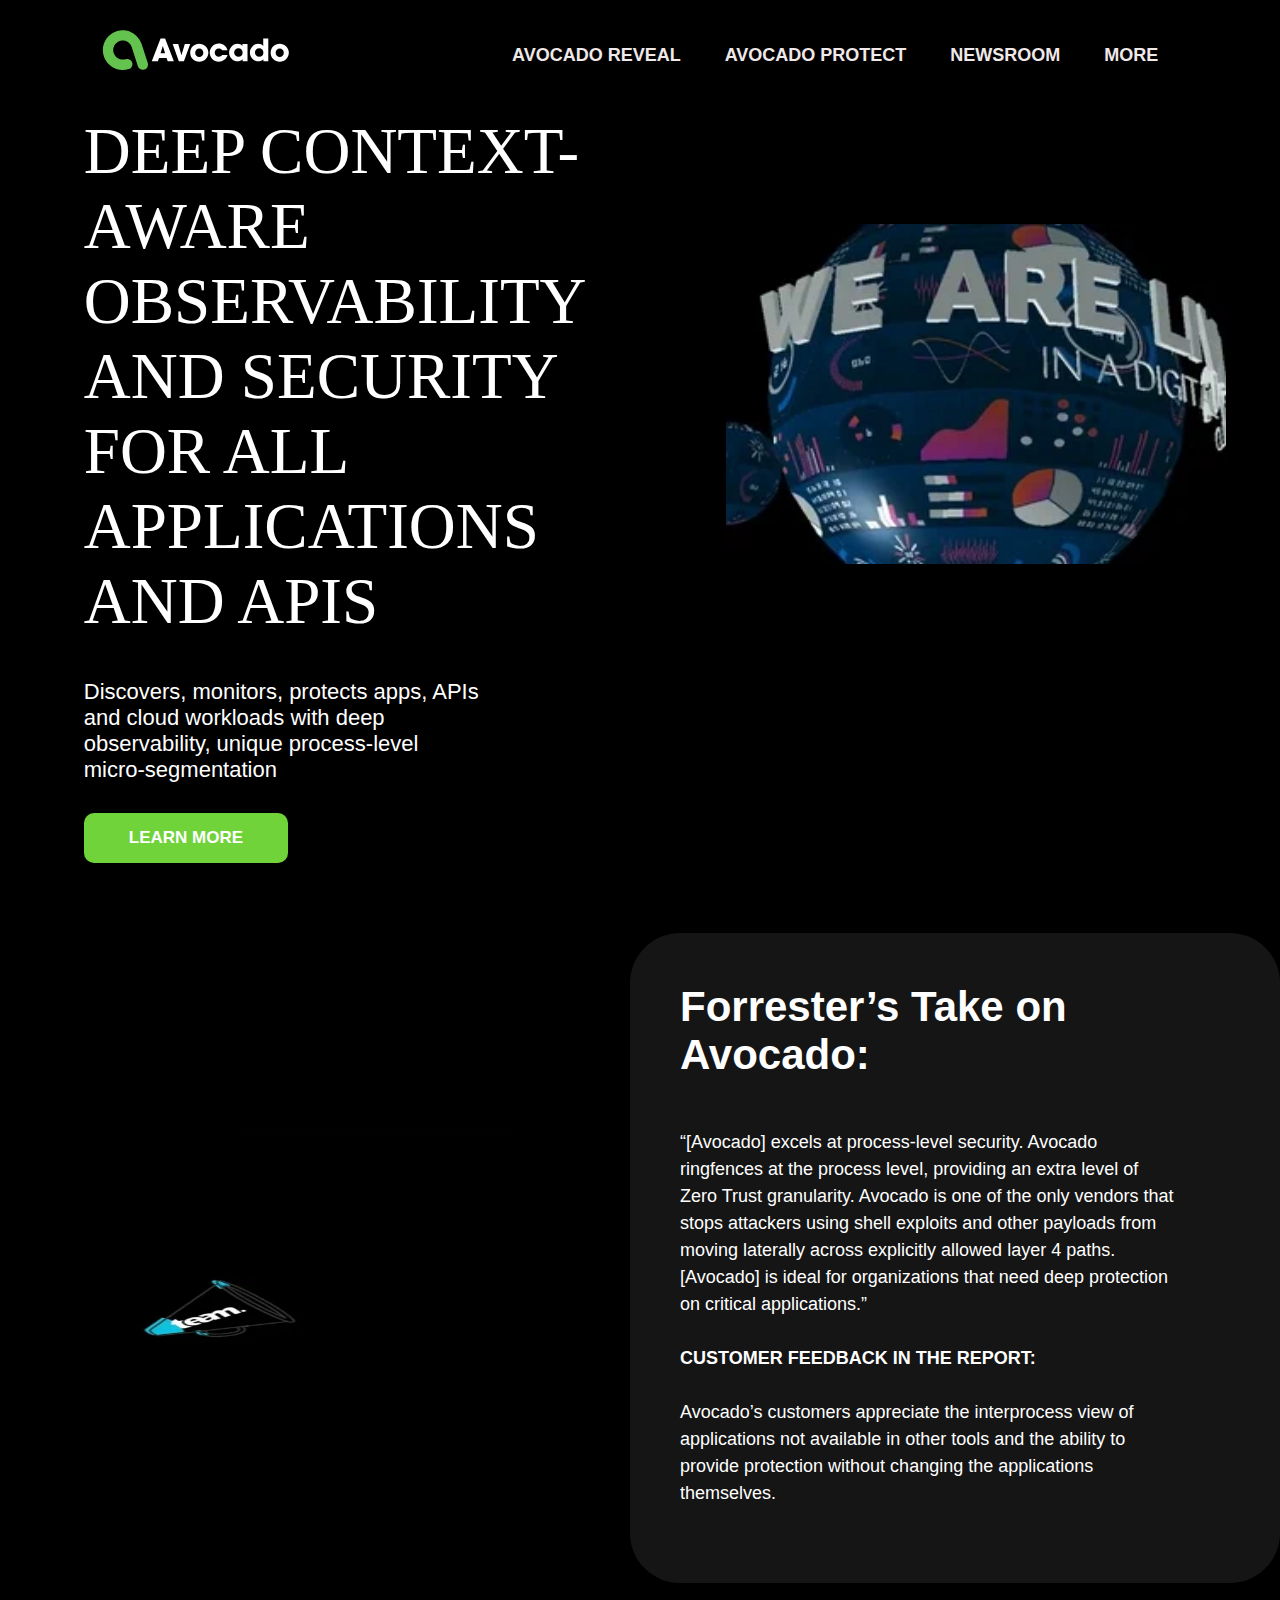
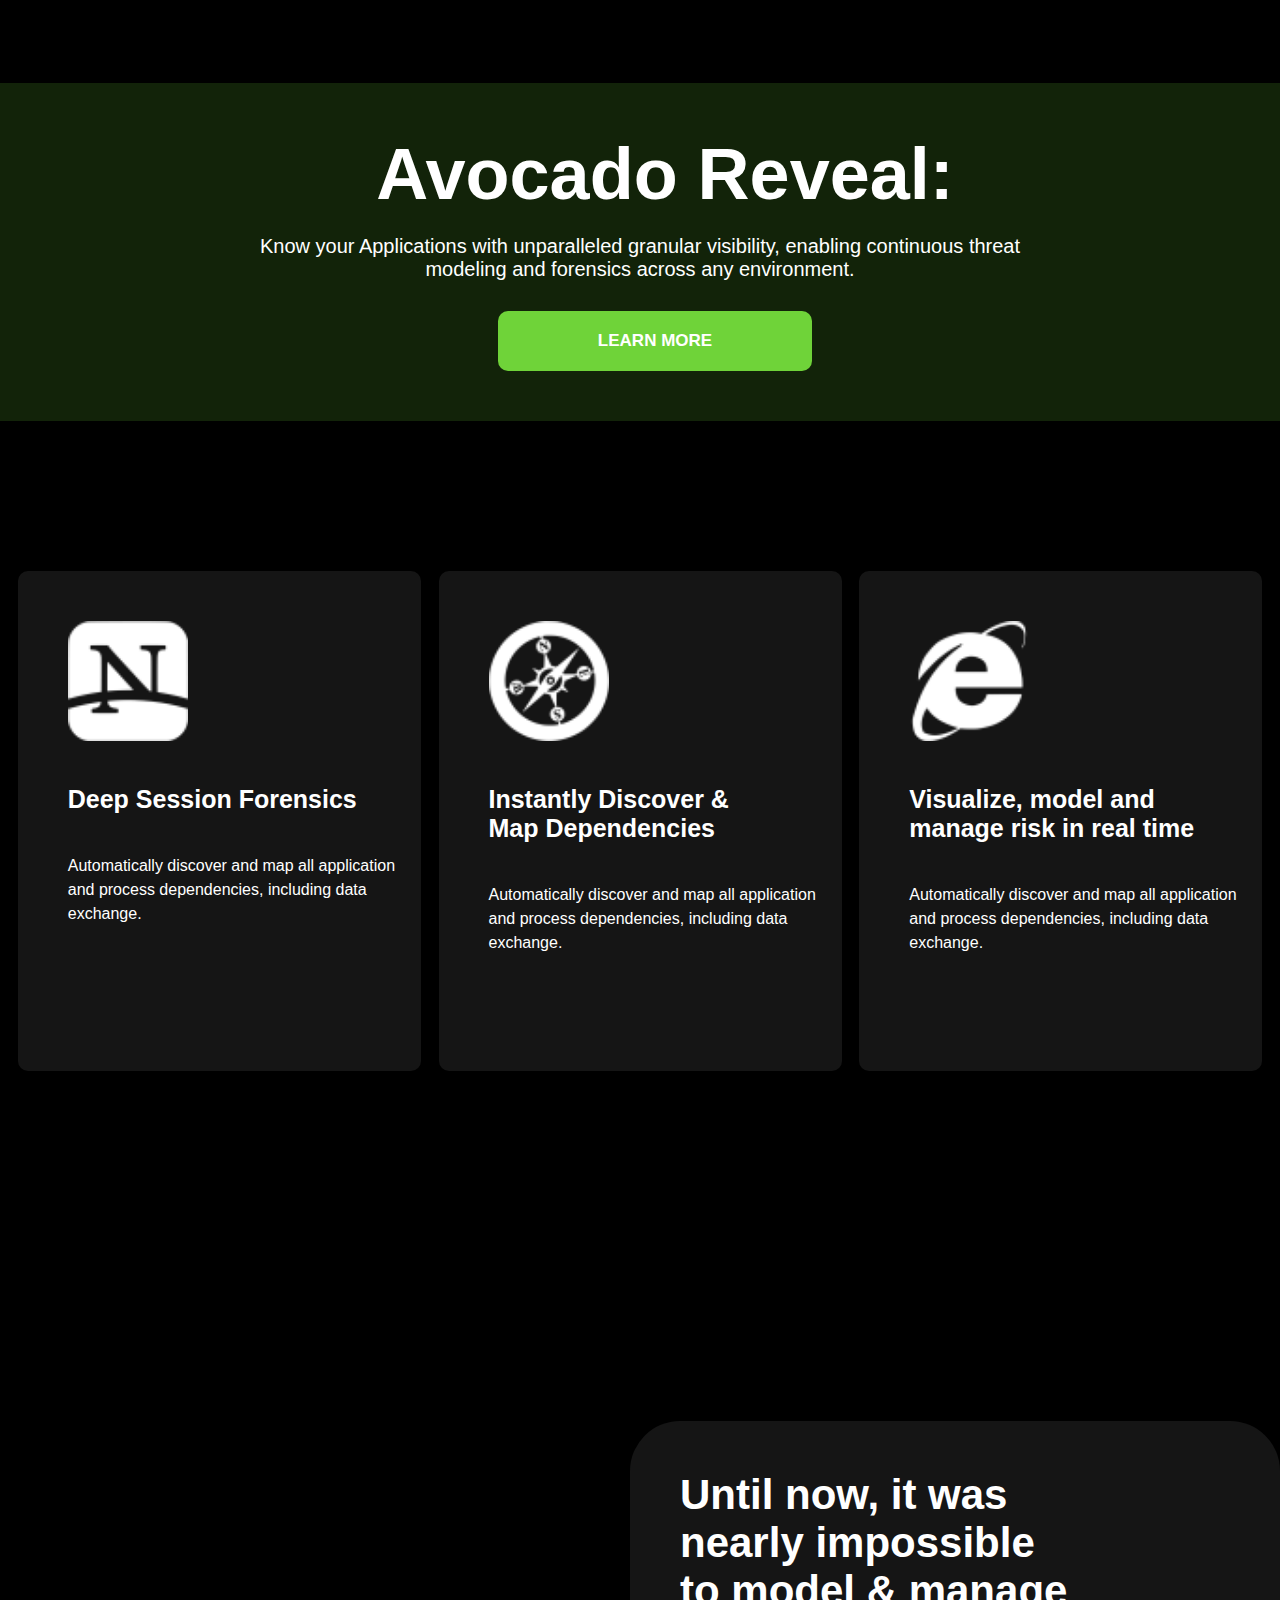
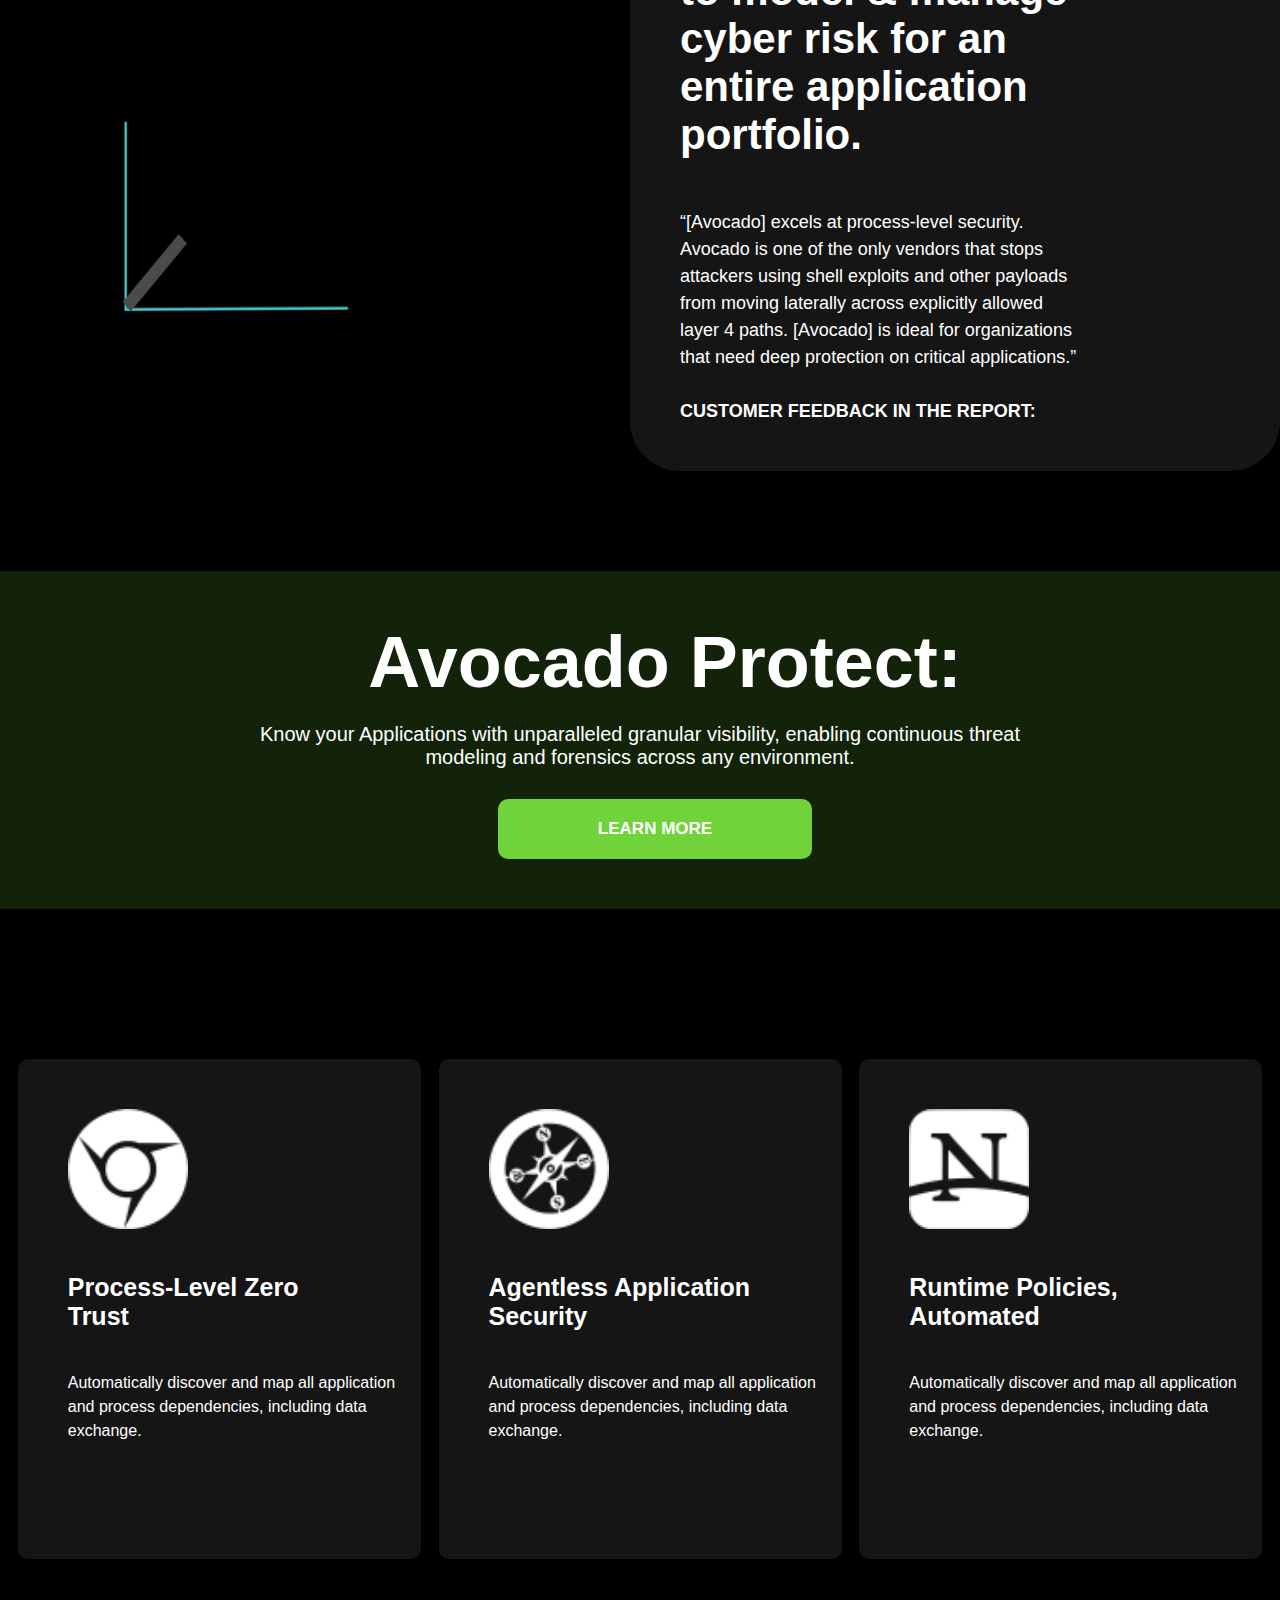
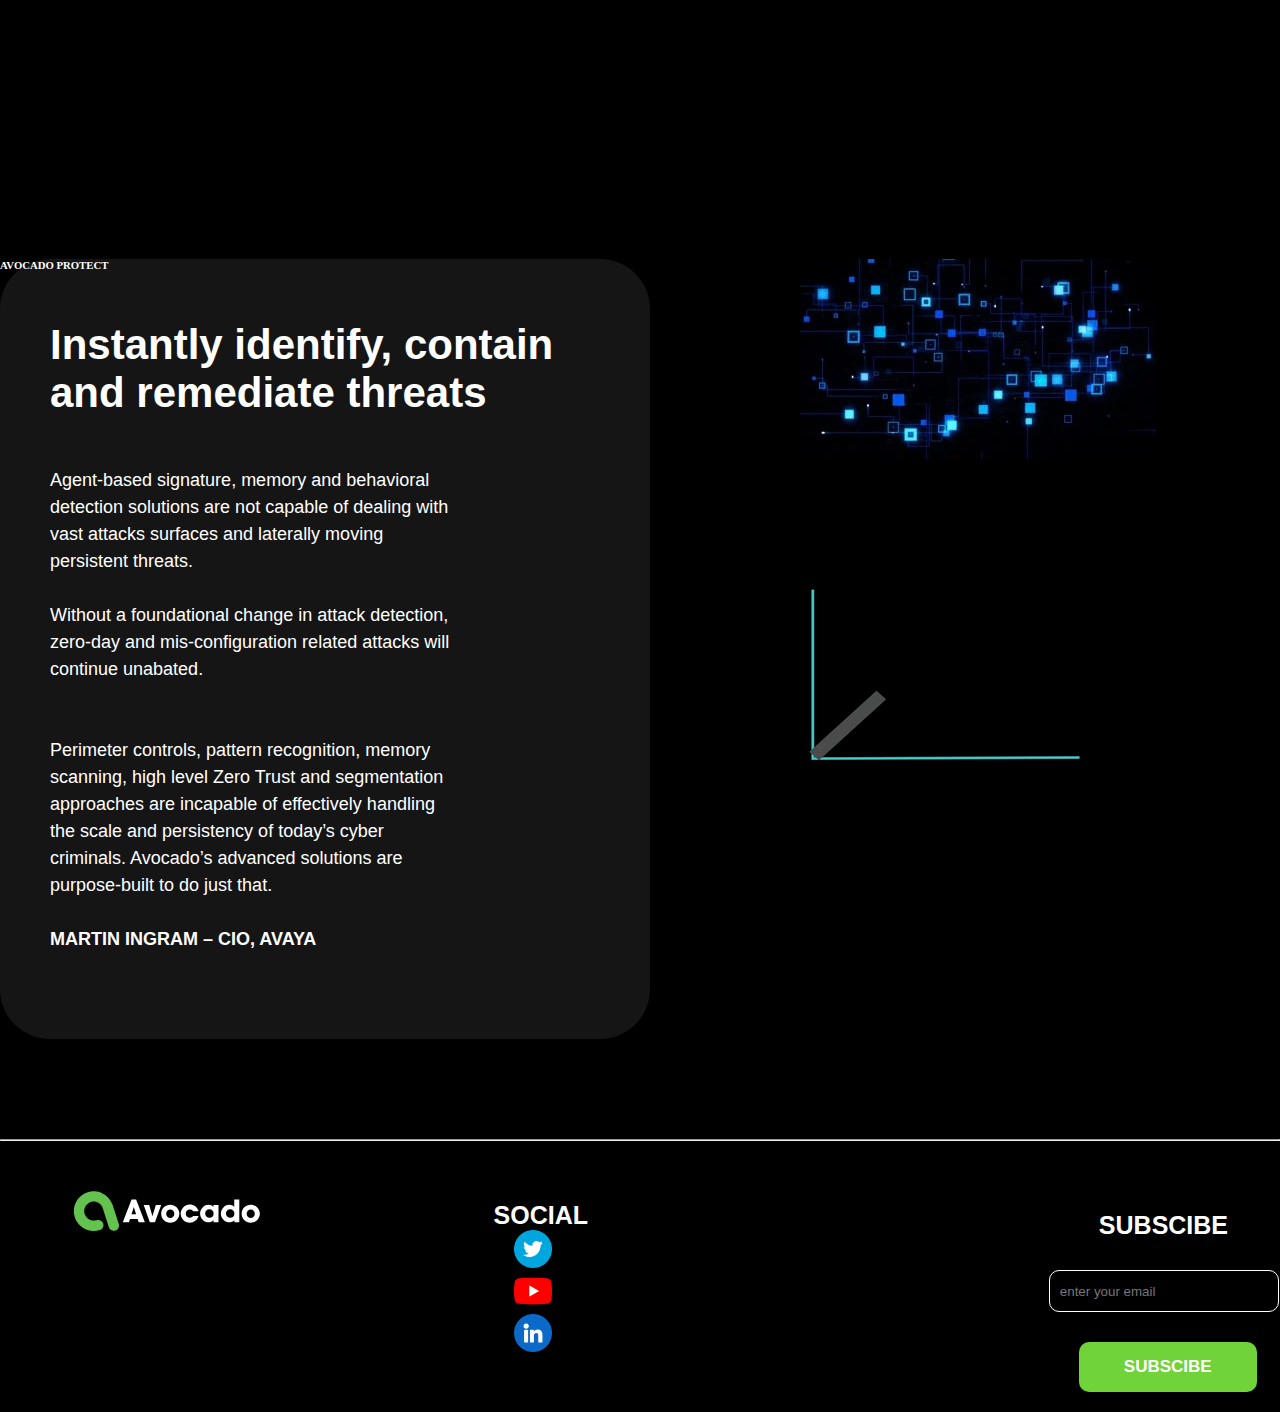
<file: index.html>
<!DOCTYPE html>
<html lang="en">

<head>
    <meta charset="UTF-8">
    <meta name="viewport" content="width=device-width, initial-scale=1.0">
    <title>Avocado</title>
    <link rel="stylesheet" href="style.css">
</head>

<body>

    <nav>
        <div class="logo">
            <img src="logo.svg" alt="#">
        </div>
        <ul>
            <li>
                <a href="index.html">AVOCADO REVEAL</a>
                <a href="avocado-protect.html">AVOCADO PROTECT</a>
                <a href="newsroom.html">NEWSROOM</a>
                <a href="#">MORE</a>
            </li>
        </ul>
    </nav>
    <div class="main">
        <div class="heading">
            <h1>DEEP CONTEXT-AWARE OBSERVABILITY AND SECURITY FOR ALL APPLICATIONS AND APIS</h1>
            <h5>Discovers, monitors, protects apps, APIs and cloud workloads with deep observability, unique
                process-level micro-segmentation
            </h5>
            <button>LEARN MORE</button>
        </div>
        <div class="circle">
            <img src="100.webp" alt="">
        </div>
    </div>
    <div class="forrester">
        <img src="103.webp" alt="#" class="img">
        <div class="content">
            <h1>
                Forrester’s Take on Avocado:</h1>
            <h5 style="max-width: 500px;">
                “[Avocado] excels at process-level security. Avocado ringfences at the process level, providing an extra
                level of Zero Trust granularity. Avocado is one of the only vendors that stops attackers using shell
                exploits and other payloads from moving laterally across explicitly allowed layer 4 paths. [Avocado] is
                ideal for organizations that need deep protection on critical applications.”
                <br><br><strong>CUSTOMER FEEDBACK IN THE REPORT:</strong>
                <br><br>Avocado’s customers appreciate the interprocess view of applications not available in other
                tools and the ability to provide protection without changing the applications themselves.
            </h5>
        </div>
    </div>
    <div class="Avocado-Reveal">
        <h1>Avocado Reveal:</h1>
        <h6>
            Know your Applications with unparalleled granular visibility, enabling continuous threat modeling and
            forensics across any environment.</h6>
        <button class="btn-second">LEARN MORE</button>
    </div>
    <div class="download">
        <div class="box">
            <img src="netscape-xl.png" alt="">
            <h1>Deep Session Forensics</h1>
            <h6>Automatically discover and map all application and process dependencies, including data exchange.</h6>
        </div>
        <div class="box">
            <img src="safari-xl.png" alt="">
            <h1>Instantly Discover & Map Dependencies</h1>
            <h6>Automatically discover and map all application and process dependencies, including data exchange.</h6>
        </div>
        <div class="box">
            <img src="internet-explorer-xl.png" alt="">
            <h1>Visualize, model and manage risk in real time</h1>
            <h6>Automatically discover and map all application and process dependencies, including data exchange.</h6>
        </div>

    </div>
    <div class="forrester">
        <img src="104.gif" alt="#" class="img">
        <div class="content">
            <h1>
                Until now, it was nearly impossible to model & manage cyber risk for an entire application portfolio.
            </h1>
            <h5>
                “[Avocado] excels at process-level security. Avocado is one of the only vendors that stops attackers
                using shell exploits and other payloads from moving laterally across explicitly allowed layer 4 paths.
                [Avocado] is ideal for organizations that need deep protection on critical applications.”
                <br><br><strong>CUSTOMER FEEDBACK IN THE REPORT:</strong>
            </h5>
        </div>
    </div>
    <div class="Avocado-Reveal">
        <h1>Avocado Protect:</h1>
        <h6>
            Know your Applications with unparalleled granular visibility, enabling continuous threat modeling and
            forensics across any environment.</h6>
        <button class="btn-second">LEARN MORE</button>
    </div>
    <div class="download">
        <div class="box">
            <img src="chrome-2-xl.png" alt="">
            <h1>Process-Level Zero Trust</h1>
            <h6>Automatically discover and map all application and process dependencies, including data exchange.</h6>
        </div>
        <div class="box">
            <img src="safari-xl.png" alt="">
            <h1>Agentless Application Security</h1>
            <h6>Automatically discover and map all application and process dependencies, including data exchange.</h6>
        </div>
        <div class="box">
            <img src="netscape-xl.png" alt="">
            <h1>Runtime Policies, Automated</h1>
            <h6>Automatically discover and map all application and process dependencies, including data exchange.</h6>
        </div>

    </div>
    <div class="AVOCADO-PROTECT">
        <div class="PROTECT-content">
            <h6>AVOCADO PROTECT</h6>
            <h1>Instantly identify, contain and remediate threats</h1>
            <h5>Agent-based signature, memory and behavioral detection solutions are not capable of dealing with vast
                attacks surfaces and laterally moving persistent threats.

                <br><br>Without a foundational change in attack detection, zero-day and mis-configuration related
                attacks will continue unabated.
                <br><br><br>Perimeter controls, pattern recognition, memory scanning, high level Zero Trust and
                segmentation approaches are incapable of effectively handling the scale and persistency of today’s cyber
                criminals. Avocado’s advanced solutions are purpose-built to do just that.
                <br><br><strong>MARTIN INGRAM – CIO, AVAYA</strong>
            </h5>
        </div>
        <div class="img">
            <img src="102.webp" alt=""><br><br><br>
            <img src="104.gif" alt="">
        </div>
    </div>
    <hr>
    <div class="footer">
        <div class="footer-logo">
            <img src="logo.svg" alt="">
        </div>
        <div class="social">
            <h6>SOCIAL</h6>
            <img src="twitter_4494477.png" alt=""><br>
            <img src="youtube_1384060.png" alt=""><br>
            <img src="linkedin.png" alt="">
        </div>
        <div class="subscribe">
            <h6>SUBSCIBE</h6>
            <input type="text" name="EMAIL" placeholder="enter your email"><br>
            <button>SUBSCIBE</button>
        </div>
    </div>
</body>

</html>
</file>
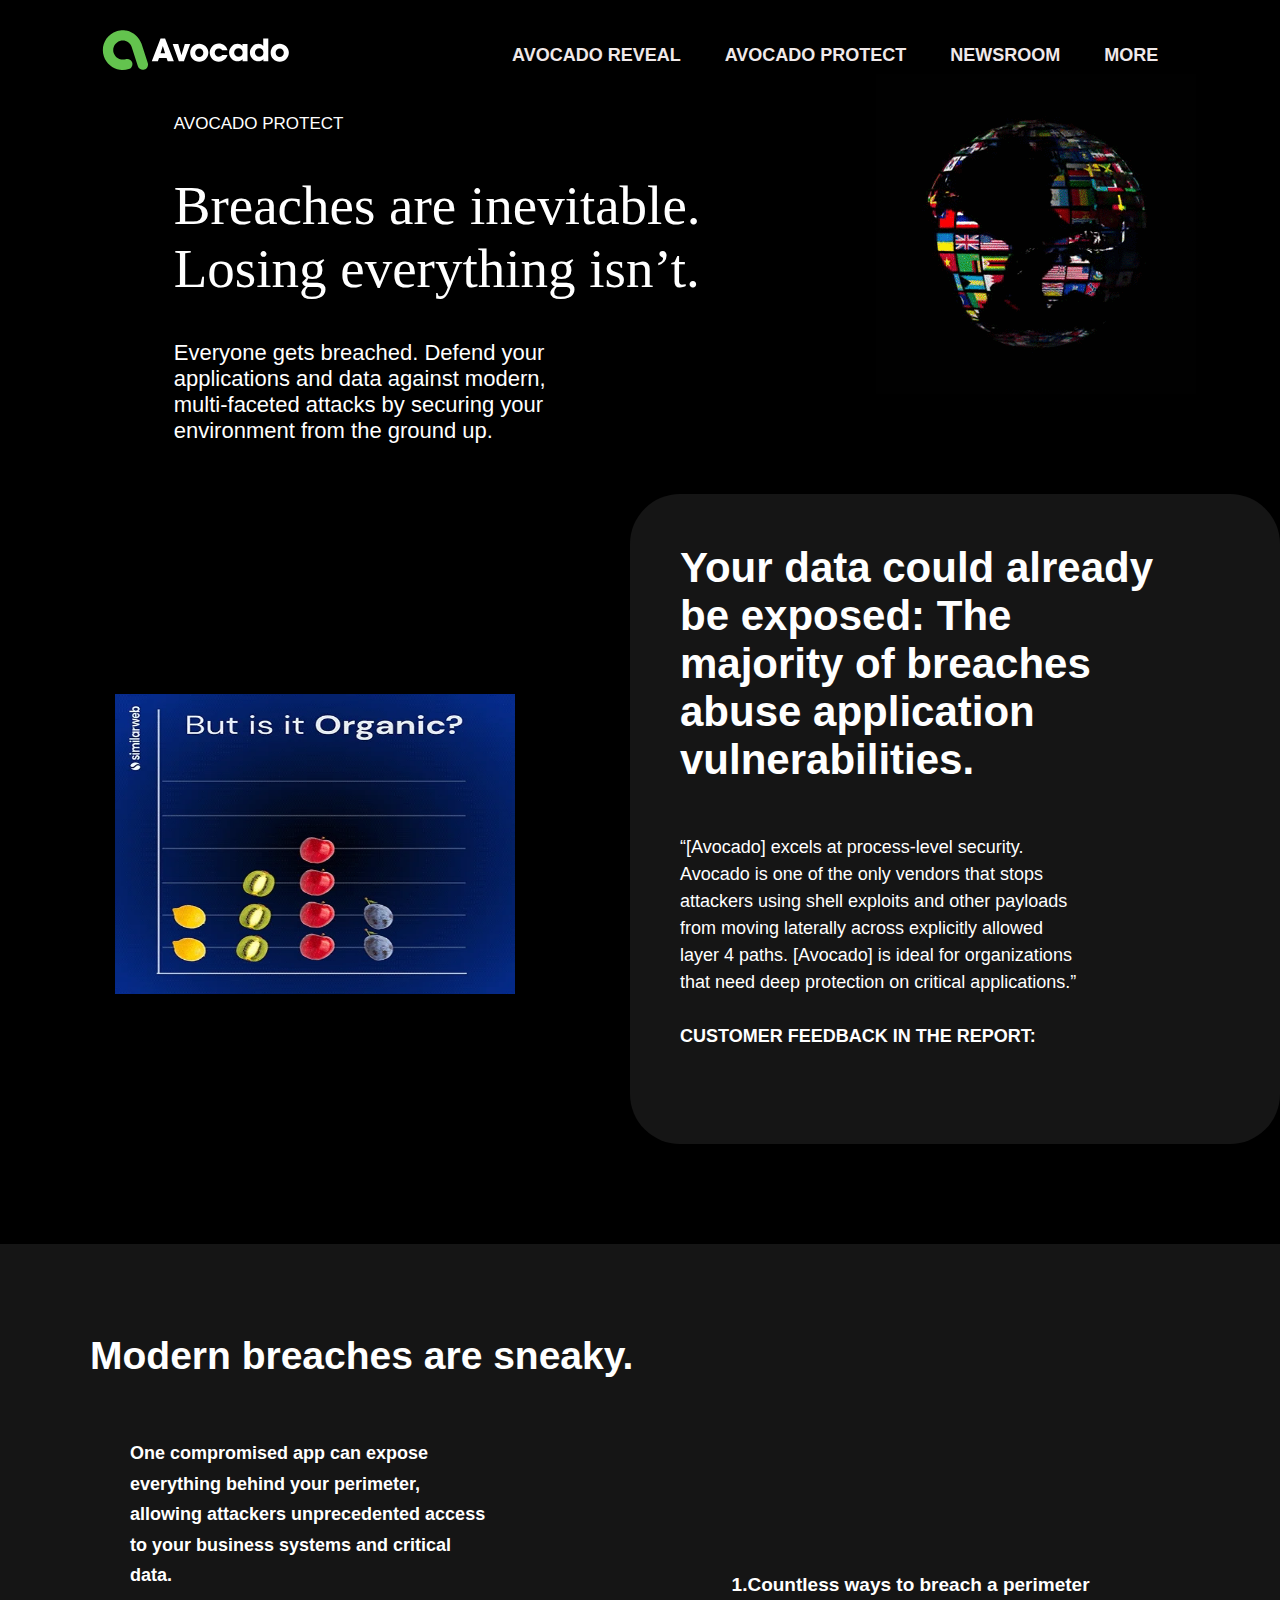
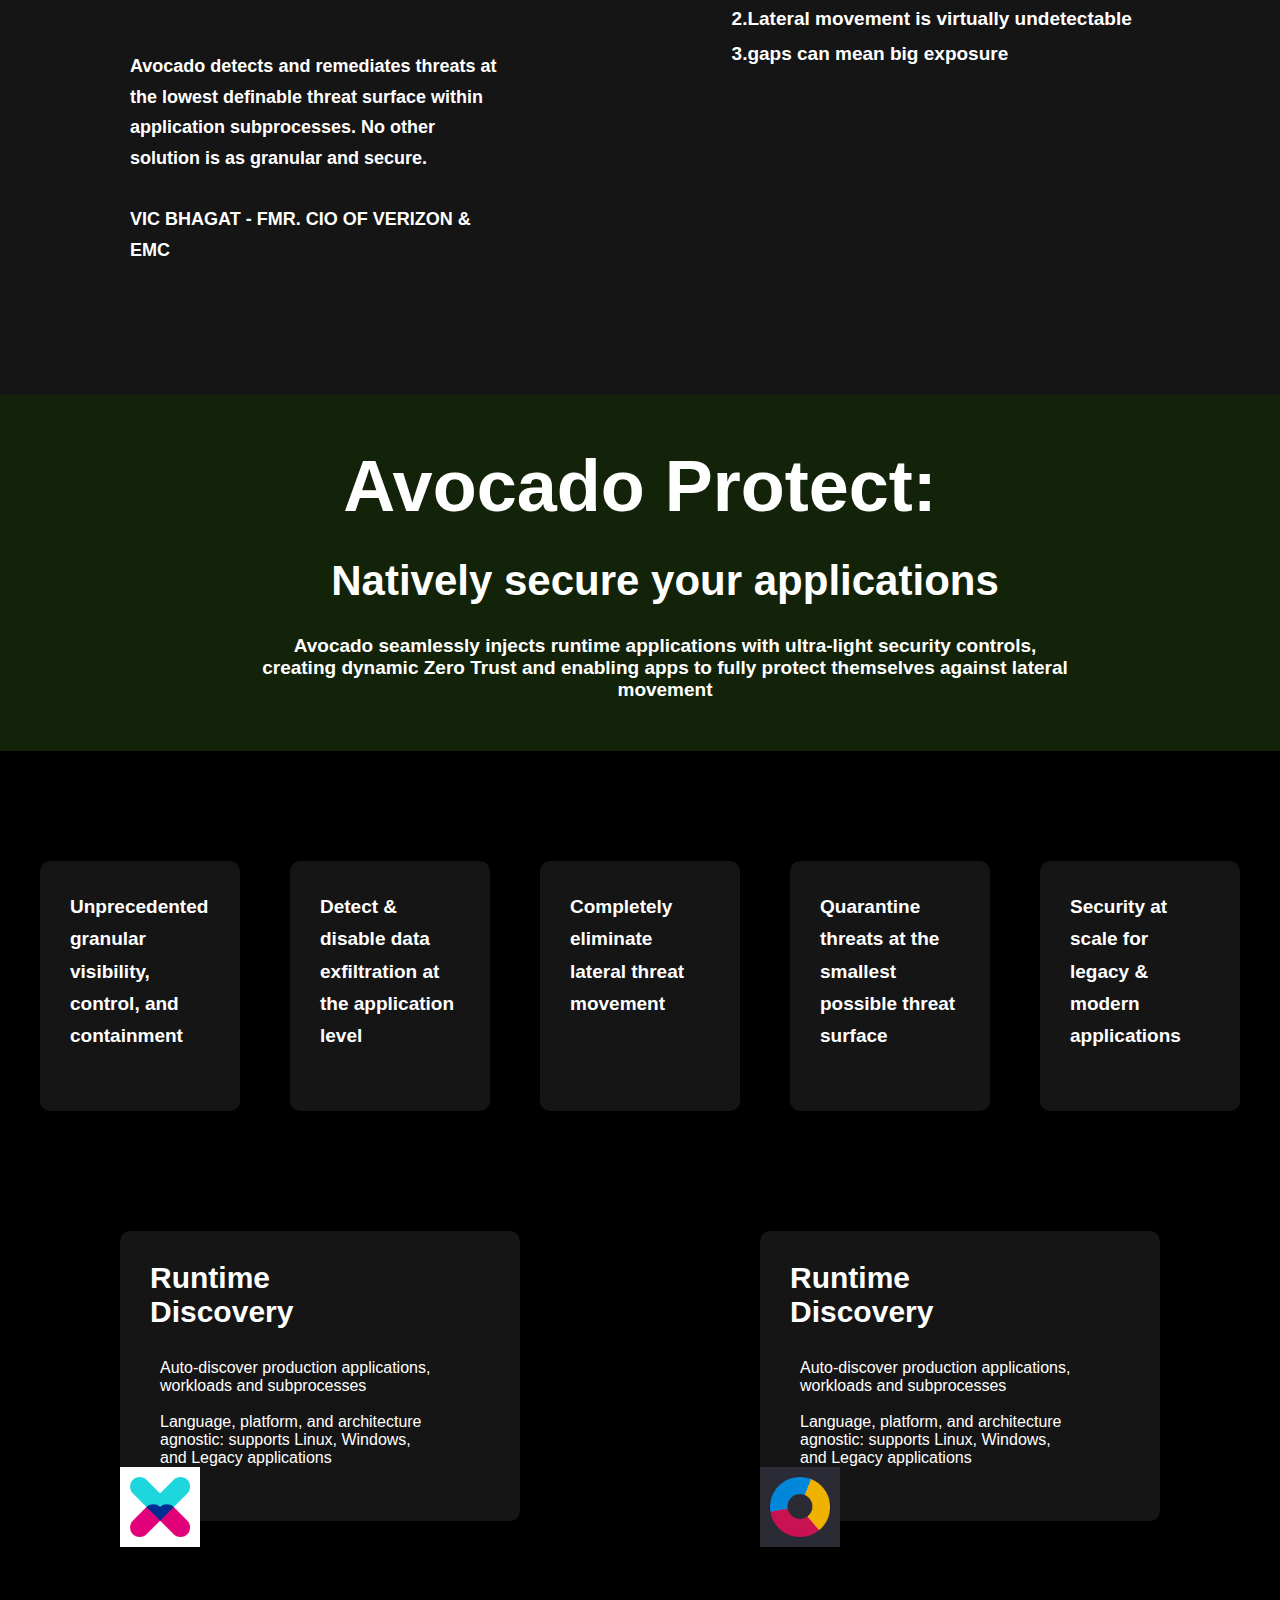
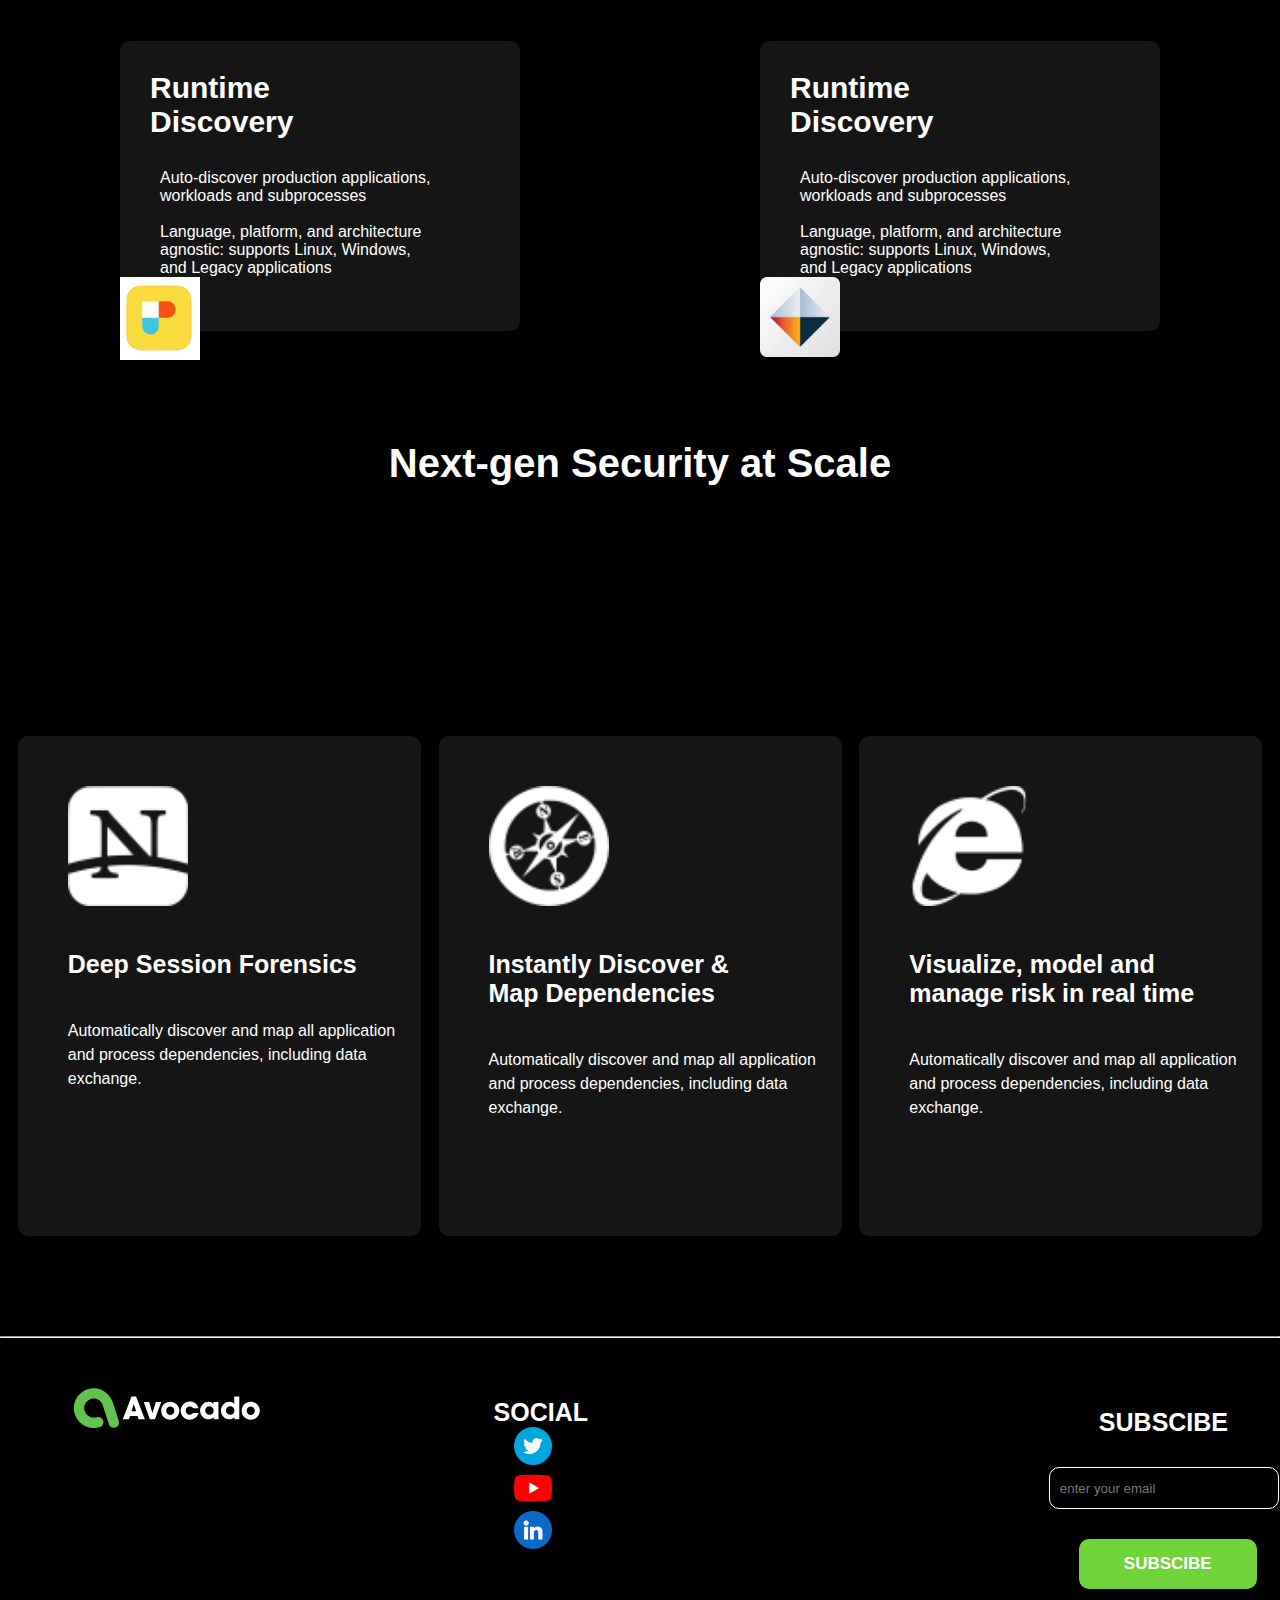
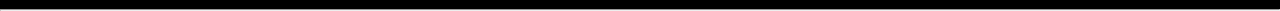
<file: avocado-protect.html>
<!DOCTYPE html>
<html lang="en">
<head>
    <meta charset="UTF-8">
    <meta name="viewport" content="width=device-width, initial-scale=1.0">
    <title>Avocado-Protect</title>
    <link rel="stylesheet" href="avocado-protect.css">
</head>
<body>
    <nav>
        <div class="logo">
            <img src="logo.svg" alt="#">
        </div>
        <ul>
            <li>
                <a href="index.html">AVOCADO REVEAL</a>
                <a href="avocado-protect.html">AVOCADO PROTECT</a>
                <a href="newsroom.html">NEWSROOM</a>
                <a href="#">MORE</a>
            </li>
        </ul>
    </nav> 
    <div class="main">
        <div class="heading">
            <h6>AVOCADO PROTECT</h6>
            <h1>Breaches are inevitable. Losing everything isn’t.</h1>
            <h5>Everyone gets breached. Defend your applications and data against modern, multi-faceted attacks by securing your environment from the ground up.
            </h5>
        </div>
        <div class="circle">
            <img src="8Eea.gif" alt="">
        </div>
    </div>
    <div class="forrester">
        <img src="105.webp" alt="#" class="img">
        <div class="content">
            <h1>Your data could already be exposed: The majority of breaches abuse application vulnerabilities.</h1>
            <h5>
                “[Avocado] excels at process-level security. Avocado is one of the only vendors that stops attackers
                using shell exploits and other payloads from moving laterally across explicitly allowed layer 4 paths.
                [Avocado] is ideal for organizations that need deep protection on critical applications.”
                <br><br><strong>CUSTOMER FEEDBACK IN THE REPORT:</strong>
            </h5>
        </div>
    </div>
    <div class="Modern-breaches">
        <div class="modren-content">
                    <h1>Modern breaches are sneaky.</h1>
        <h4>One compromised app can expose everything behind your perimeter, allowing attackers unprecedented access to your business systems and critical data.
        </h4>
        <h4>Avocado detects and remediates threats at the lowest definable threat surface within application subprocesses. No other solution is as granular and secure.
           <br><br><strong>VIC BHAGAT - FMR. CIO OF VERIZON & EMC</strong></h4>
    </div>
    <div class="right-content">
        <h4> 1.Countless ways to breach a perimeter</h4>
            <h4>2.Lateral movement is virtually undetectable</h4>
            <h4>3.gaps can mean big exposure</h4>
        </h4>
    </div></div>
  <div class="avocado-protect">
    <h1>Avocado Protect:</h1>
    <h2>Natively secure your applications</h2>
    <h6>Avocado seamlessly injects runtime applications with ultra-light security controls, creating dynamic Zero Trust and enabling apps to fully protect themselves against lateral movement</h6>
  </div>
  <div class="download">
    <div class="box">
        <h5>Unprecedented granular visibility, control, and containment</h5>
    </div>
    <div class="box">
        <h5>Detect & disable data exfiltration at the application level</h5>
    </div>
    <div class="box">
        <h5>Completely eliminate lateral threat movement</h5>
    </div>
    <div class="box">
        <h5>Quarantine threats at the smallest possible threat surface</h5>
    </div>
    <div class="box">
        <h5>Security at scale for legacy & modern applications</h5>
    </div>
  </div>
<div class="runtime">
    <div class="runtime-content">
        <h1>Runtime Discovery</h1>
        <h6>Auto-discover production applications, workloads and subprocesses

            <br><br>Language, platform, and architecture agnostic: supports Linux, Windows, and Legacy applications</h6>
           <img src="about22.png" alt="">
        </div>
    <div class="runtime-content">
        <h1>Runtime Discovery</h1>
        <h6>Auto-discover production applications, workloads and subprocesses

            <br><br>Language, platform, and architecture agnostic: supports Linux, Windows, and Legacy applications</h6>
            <img src="about44.png" alt="">

        </div>
</div>
<div class="runtime">
    <div class="runtime-content">
        <h1>Runtime Discovery</h1>
        <h6>Auto-discover production applications, workloads and subprocesses

            <br><br>Language, platform, and architecture agnostic: supports Linux, Windows, and Legacy applications</h6>
           <img src="about55.jpg" alt="">
        </div>
    <div class="runtime-content">
        <h1>Runtime Discovery</h1>
        <h6>Auto-discover production applications, workloads and subprocesses

            <br><br>Language, platform, and architecture agnostic: supports Linux, Windows, and Legacy applications</h6>
            <img src="about66.jpg" alt="">

        </div>
</div>
   <div class="Next-gen">
    <h1>Next-gen Security at Scale</h1>
   </div>
   <div class="download">
    <div class="download-box">
        <img src="netscape-xl.png" alt="">
        <h1>Deep Session Forensics</h1>
        <h6>Automatically discover and map all application and process dependencies, including data exchange.</h6>
    </div>
    <div class="download-box">
        <img src="safari-xl.png" alt="">
        <h1>Instantly Discover & Map Dependencies</h1>
        <h6>Automatically discover and map all application and process dependencies, including data exchange.</h6>
    </div>
    <div class="download-box">
        <img src="internet-explorer-xl.png" alt="">
        <h1>Visualize, model and manage risk in real time</h1>
        <h6>Automatically discover and map all application and process dependencies, including data exchange.</h6>
    </div>

</div>
<hr>
<div class="footer">
    <div class="footer-logo">
        <img src="logo.svg" alt="">
    </div>
    <div class="social">
        <h6>SOCIAL</h6>
        <img src="twitter_4494477.png" alt=""><br>
        <img src="youtube_1384060.png" alt=""><br>
        <img src="linkedin.png" alt="">
    </div>
    <div class="subscribe">
        <h6>SUBSCIBE</h6>
        <input type="text" name="EMAIL" placeholder="enter your email"><br>
        <button>SUBSCIBE</button>
    </div>
</div>
<hr>
</body>
</html>
</file>
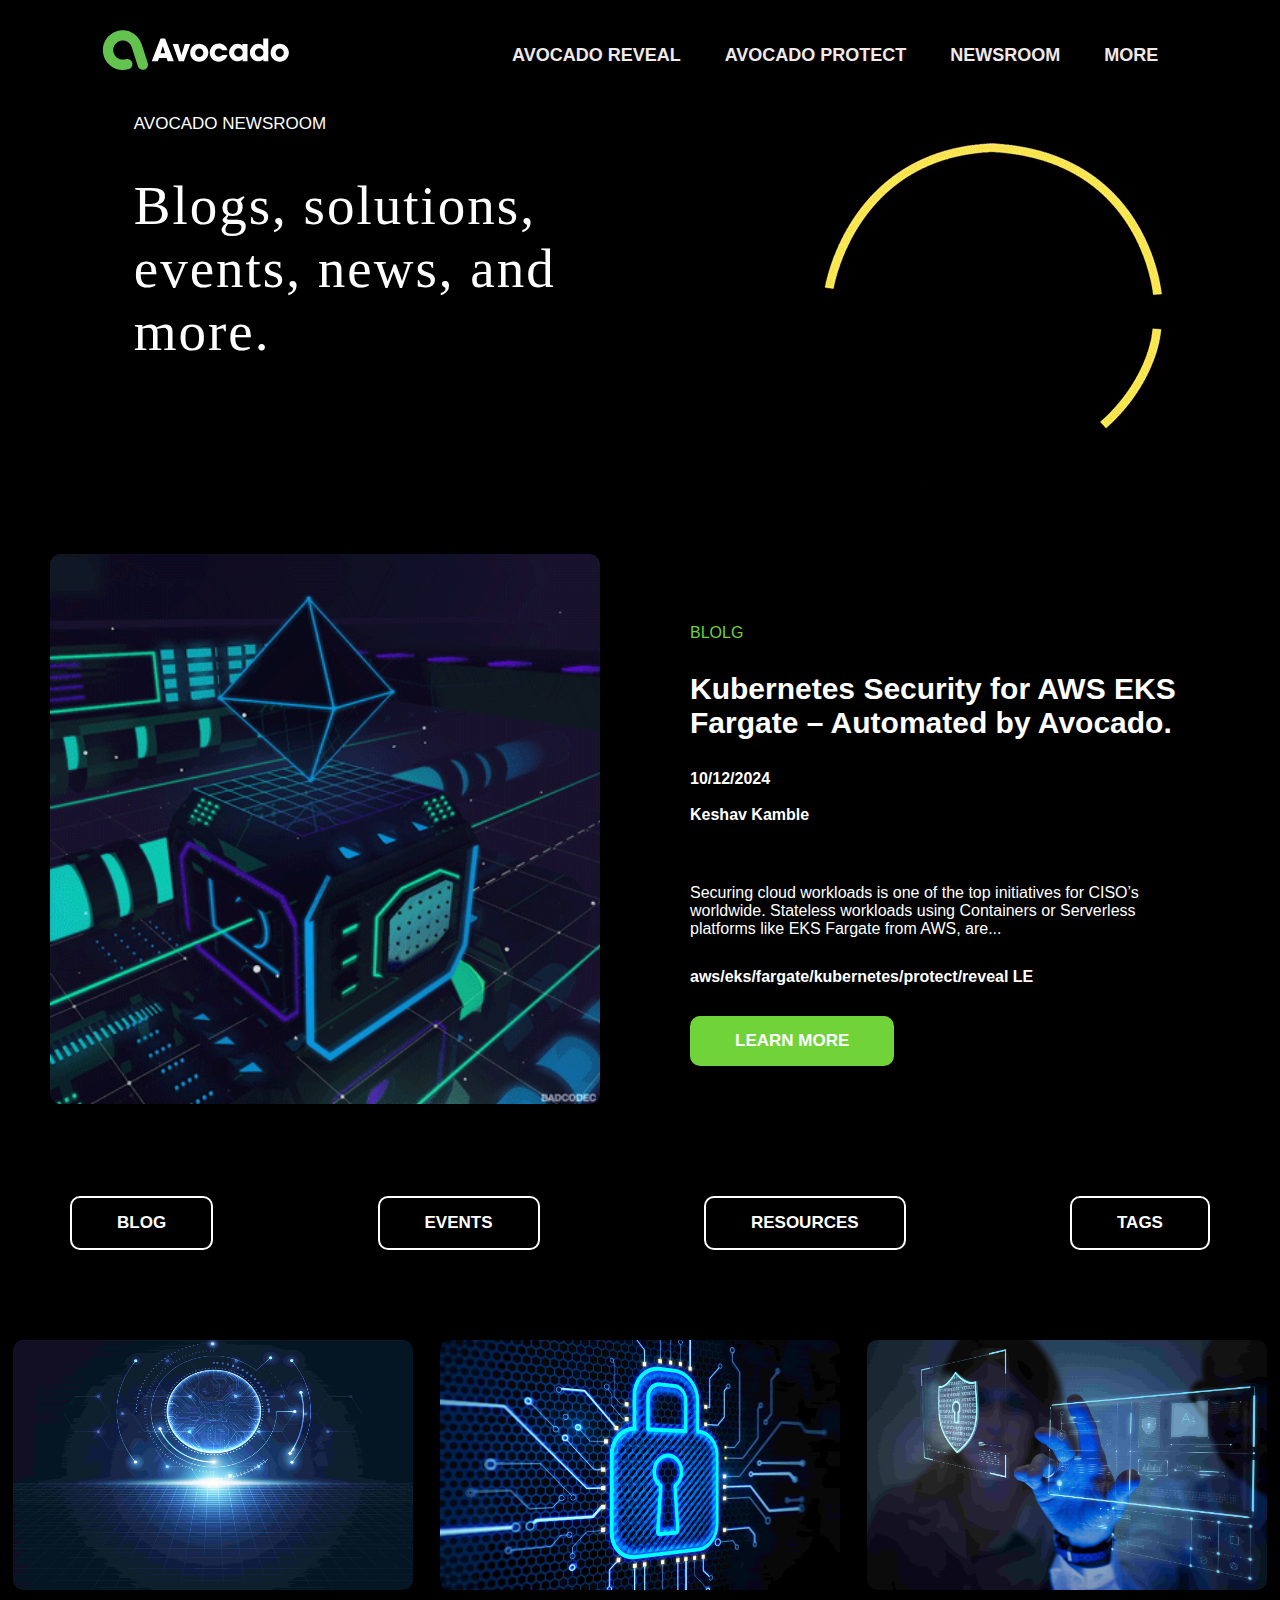
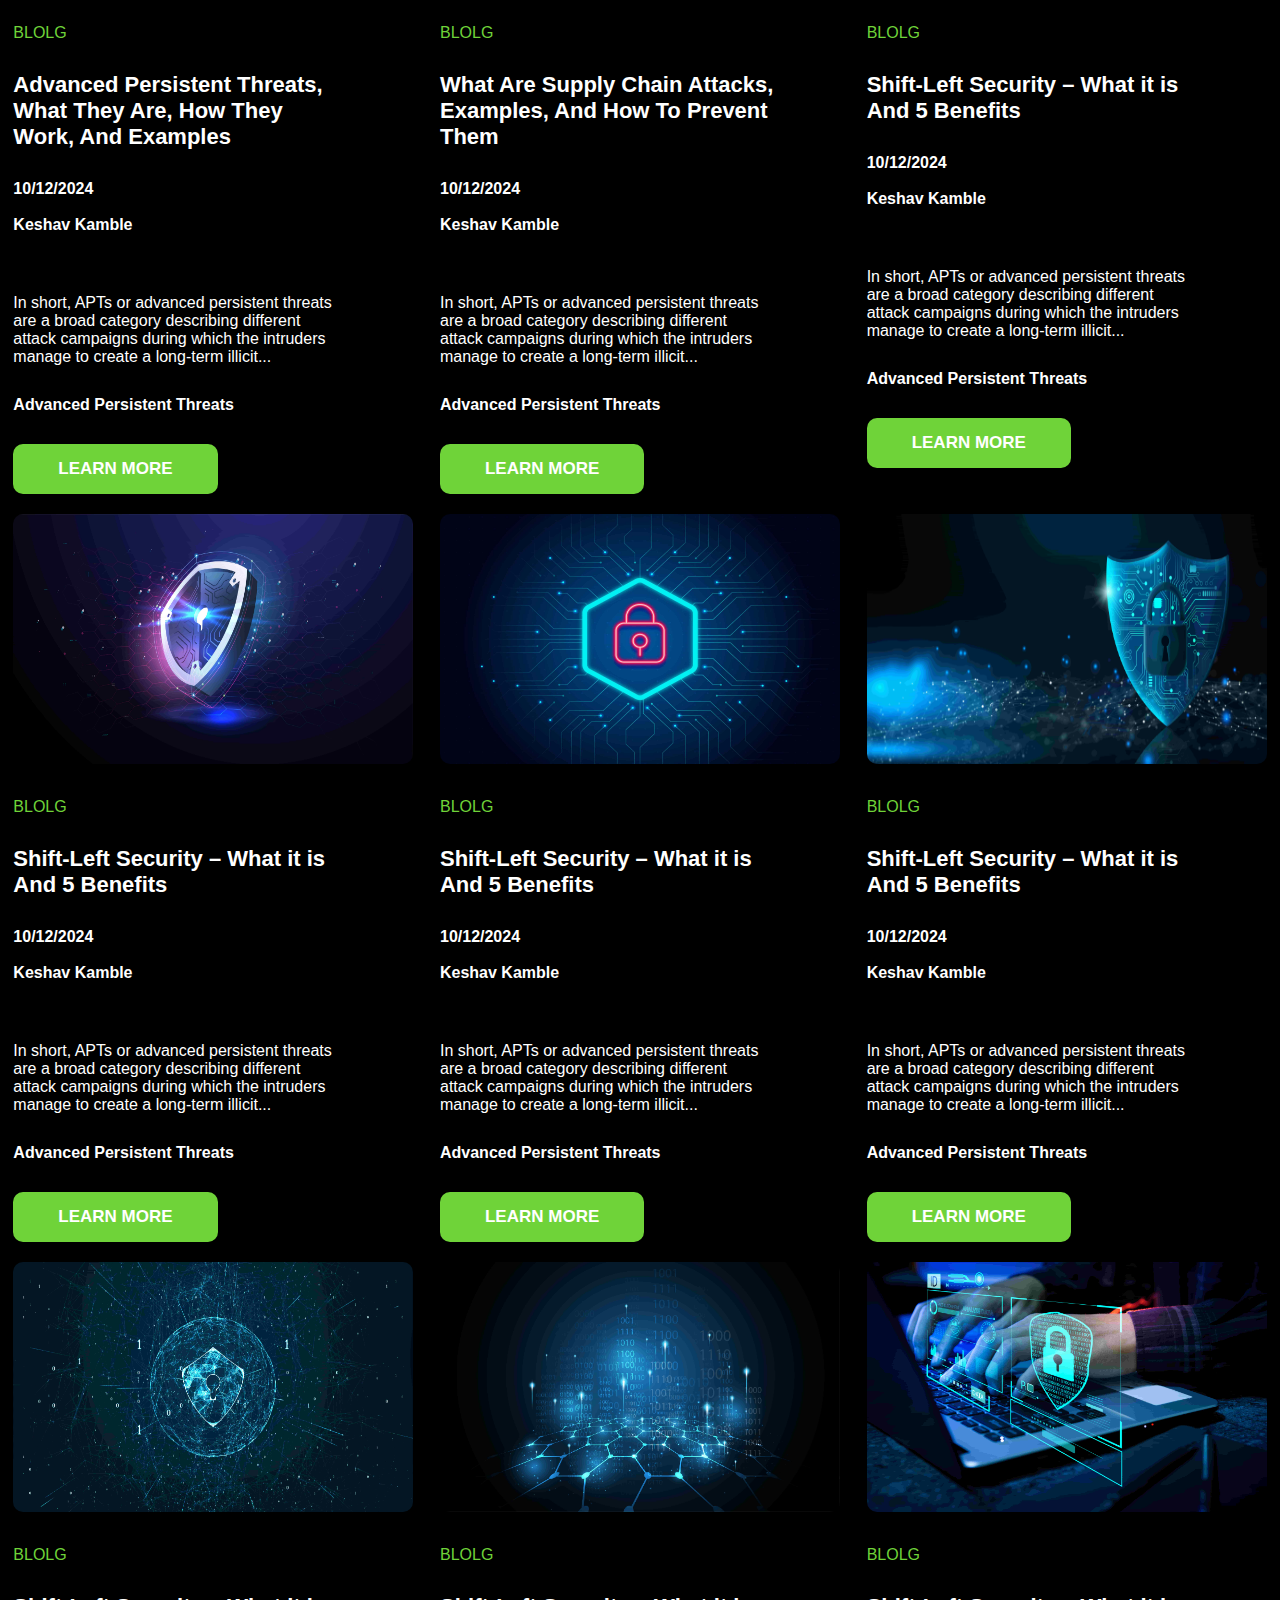
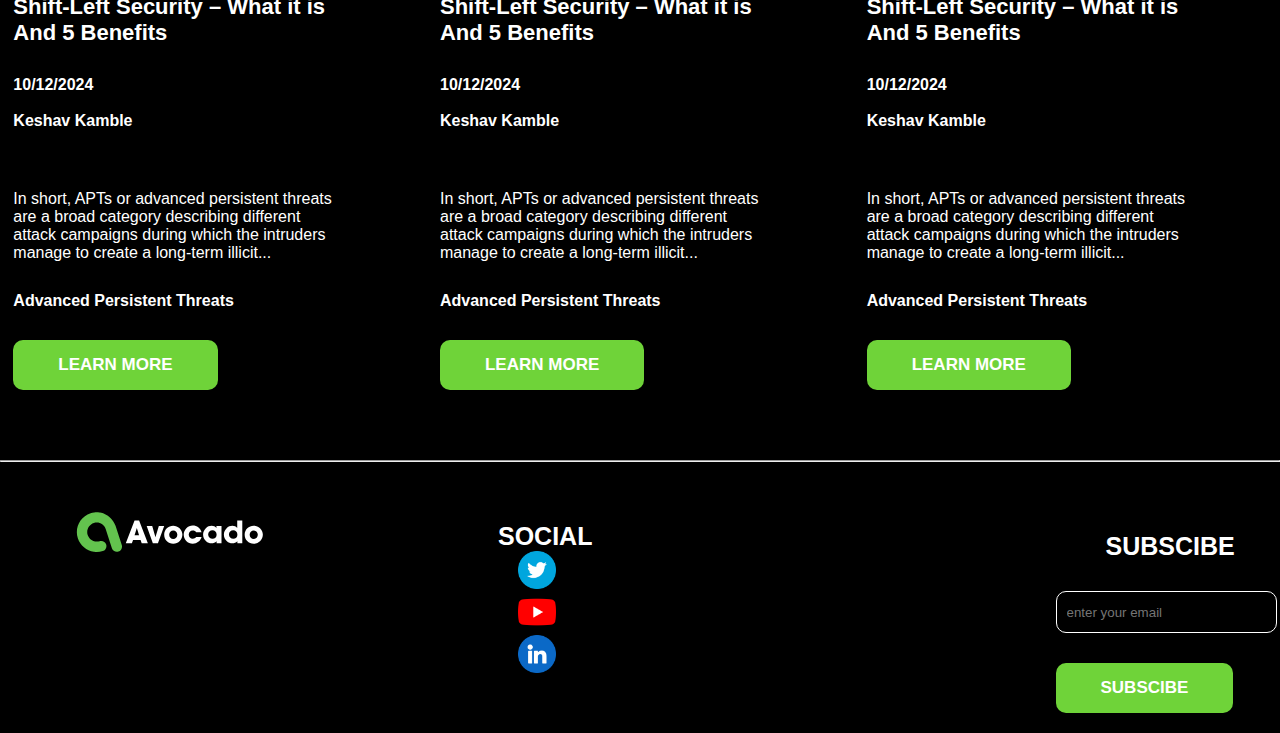
<file: newsroom.html>
<!DOCTYPE html>
<html lang="en">
<head>
    <meta charset="UTF-8">
    <meta name="viewport" content="width=device-width, initial-scale=1.0">
    <title>Newsroom</title>
    <link rel="stylesheet" href="newsroom.css">
</head>
<body>
    <nav>
        <div class="logo">
            <img src="logo.svg" alt="#">
        </div>
        <ul>
            <li>
                <a href="index.html">AVOCADO REVEAL</a>
                <a href="avocado-protect.html">AVOCADO PROTECT</a>
                <a href="newsroom.css">NEWSROOM</a>
                <a href="#">MORE</a>
            </li>
        </ul>
    </nav>
    <div class="main">
        <div class="heading">
            <h6>AVOCADO NEWSROOM</h6>
            <h1>Blogs, solutions, events, news, and more.</h1>
        </div>
        <div class="circle">
            <img src="giphy.gif" alt="">
        </div>
    </div> 
    <div class="main-box">
     <div class="img">
        <img src="JBK0.gif" alt="">
     </div>
     <div class="content">
        <h6>BLOLG</h6>
        <h1>Kubernetes Security for AWS EKS Fargate – Automated by Avocado.</h1>
        <h4>10/12/2024
            <br><br>Keshav Kamble
        </h4>
        <h5>Securing cloud workloads is one of the top initiatives for CISO’s worldwide. Stateless workloads using Containers or Serverless platforms like EKS Fargate from AWS, are...</h5>
         <h3>aws/eks/fargate/kubernetes/protect/reveal
            LE</h3>
            <button>LEARN MORE</button>
    </div>
    </div>
    <div class="button-blog">
        <button class="btn">BLOG</button>
        <button class="btn">EVENTS</button>
        <button class="btn">RESOURCES</button>
        <button class="btn">TAGS</button>
        
        
    </div>
    <div class="advance">
        <div class="advance-content">
            <img src="abstract_technology_innovation_communication-min.jpg" alt="">
            <h6>BLOLG</h6>
            <h1>Advanced Persistent Threats, What They Are, How They Work, And Examples</h1>
            <h4>10/12/2024
                <br><br>Keshav Kamble
            </h4>
            <h5>In short, APTs or advanced persistent threats are a broad category describing different attack campaigns during which the intruders manage to create a long-term illicit...</h5>
             <h3>Advanced Persistent Threats</h3>
                <button>LEARN MORE</button>
        </div>
        <div class="advance-content">
            <img src="Supply-Chain-Attacks-min.jpg" alt="">
            <h6>BLOLG</h6>
            <h1>What Are Supply Chain Attacks, Examples, And How To Prevent Them</h1>
            <h4>10/12/2024
                <br><br>Keshav Kamble
            </h4>
            <h5>In short, APTs or advanced persistent threats are a broad category describing different attack campaigns during which the intruders manage to create a long-term illicit...</h5>
             <h3>Advanced Persistent Threats</h3>
                <button>LEARN MORE</button>
        </div>
        <div class="advance-content">
            <img src="Shift-Left-Security-min.jpg" alt="">
            <h6>BLOLG</h6>
            <h1>Shift-Left Security – What it is And 5 Benefits</h1>
            <h4>10/12/2024
                <br><br>Keshav Kamble
            </h4>
            <h5>In short, APTs or advanced persistent threats are a broad category describing different attack campaigns during which the intruders manage to create a long-term illicit...</h5>
             <h3>Advanced Persistent Threats</h3>
                <button>LEARN MORE</button>
        </div>
        <div class="advance-content">
            <img src="Remote-Code-Execution.jpg" alt="">
            <h6>BLOLG</h6>
            <h1>Shift-Left Security – What it is And 5 Benefits</h1>
            <h4>10/12/2024
                <br><br>Keshav Kamble
            </h4>
            <h5>In short, APTs or advanced persistent threats are a broad category describing different attack campaigns during which the intruders manage to create a long-term illicit...</h5>
             <h3>Advanced Persistent Threats</h3>
                <button>LEARN MORE</button>
        </div>
        <div class="advance-content">
            <img src="Container-Security_-Best-Practices-and-Ultimate-Checklist.jpg" alt="">
            <h6>BLOLG</h6>
            <h1>Shift-Left Security – What it is And 5 Benefits</h1>
            <h4>10/12/2024
                <br><br>Keshav Kamble
            </h4>
            <h5>In short, APTs or advanced persistent threats are a broad category describing different attack campaigns during which the intruders manage to create a long-term illicit...</h5>
             <h3>Advanced Persistent Threats</h3>
                <button>LEARN MORE</button>
        </div>
        <div class="advance-content">
            <img src="Continuous-Threat-Modeling.jpg" alt="">
            <h6>BLOLG</h6>
            <h1>Shift-Left Security – What it is And 5 Benefits</h1>
            <h4>10/12/2024
                <br><br>Keshav Kamble
            </h4>
            <h5>In short, APTs or advanced persistent threats are a broad category describing different attack campaigns during which the intruders manage to create a long-term illicit...</h5>
             <h3>Advanced Persistent Threats</h3>
                <button>LEARN MORE</button>
        </div>
        <div class="advance-content">
            <img src="cybersecurity-concept-min.jpg" alt="">
            <h6>BLOLG</h6>
            <h1>Shift-Left Security – What it is And 5 Benefits</h1>
            <h4>10/12/2024
                <br><br>Keshav Kamble
            </h4>
            <h5>In short, APTs or advanced persistent threats are a broad category describing different attack campaigns during which the intruders manage to create a long-term illicit...</h5>
             <h3>Advanced Persistent Threats</h3>
                <button>LEARN MORE</button>
        </div>
        <div class="advance-content">
            <img src="security-cyber-digital-concept-abstract-technology-background-min.jpg" alt="">
            <h6>BLOLG</h6>
            <h1>Shift-Left Security – What it is And 5 Benefits</h1>
            <h4>10/12/2024
                <br><br>Keshav Kamble
            </h4>
            <h5>In short, APTs or advanced persistent threats are a broad category describing different attack campaigns during which the intruders manage to create a long-term illicit...</h5>
             <h3>Advanced Persistent Threats</h3>
                <button>LEARN MORE</button>
        </div>
        <div class="advance-content">
            <img src="technology-security-concept-safety-digital-protection-system-min.jpg" alt="">
            <h6>BLOLG</h6>
            <h1>Shift-Left Security – What it is And 5 Benefits</h1>
            <h4>10/12/2024
                <br><br>Keshav Kamble
            </h4>
            <h5>In short, APTs or advanced persistent threats are a broad category describing different attack campaigns during which the intruders manage to create a long-term illicit...</h5>
             <h3>Advanced Persistent Threats</h3>
                <button>LEARN MORE</button>
        </div>
        
    </div>
    <hr>
    <div class="footer">
        <div class="footer-logo">
            <img src="logo.svg" alt="">
        </div>
        <div class="social">
            <h6>SOCIAL</h6>
            <img src="twitter_4494477.png" alt=""><br>
            <img src="youtube_1384060.png" alt=""><br>
            <img src="linkedin.png" alt="">
        </div>
        <div class="subscribe">
            <h6>SUBSCIBE</h6>
            <input type="text" name="EMAIL" placeholder="enter your email"><br>
            <button>SUBSCIBE</button>
        </div>
    </div>
</body>
</html>
</file>
<file: style.css>
* {
  margin: 0;
  padding: 0;
}
body {
  margin: 0;
  padding: 0;
  color: white;
  background-color: black;
}
nav {
  position: sticky;
  top: 0;
  background-color: black;
  display: flex;
  justify-content: space-around;
}
.logo {
  padding-top: 30px;
}
ul {
  list-style: none;
  padding-top: 45px;
}
li a {
  font-family: sans-serif;
  font-size: 18px;
  font-weight: bold;
  color: rgb(240, 233, 233);
  padding: 20px;
  text-decoration: none;
}
.main {
  display: flex;
  justify-content: space-around;
  flex-wrap: wrap;
}
li a:hover {
  color: rgb(111, 211, 57);
  transition: 1.5s;
}
.heading h1 {
  font-family: fantasy;
  font-size: 65px;
  font-weight: normal;
  max-width: 535px;
  padding-left: 30px;
  padding-top: 40px;
}
.heading h5 {
  font-family: sans-serif;
  font-size: 22px;
  font-weight: 400;
  max-width: 400px;
  padding-left: 30px;
  padding-top: 40px;
}
button {
  font-family: sans-serif;
  color: white;
  font-size: 17px;
  font-weight: bold;
  background-color: rgb(111, 211, 57);
  padding: 15px 45px;
  margin-left: 30px;
  margin-top: 30px;
  border-radius: 10px;
  border: transparent;
  margin-bottom: 20px;
}
button:hover {
  border: 1px solid white;
  background-color: black;
  transition: 1.5s;
}
.circle {
  margin-top: 150px;
  margin-bottom: 100px;
}
.circle img {
  width: 400px;
}
.top {
  opacity: 0.7;
  text-align: center;
  padding: 50px;
  font-family: sans-serif;
  font-size: 16px;
  font-weight: 600;
  width: 100px;
  height: 80px;
  background-color: rgb(111, 211, 57);
  margin-right: 150px;
  border-radius: 50%;
  margin-bottom: 100px;
}
.two-div {
  display: flex;
  justify-content: space-between;
}
.forrester {
  display: flex;
  flex-wrap: wrap;
  justify-content: space-between;
}

.forrester img {
  width: 400px;
  height: 300px;
  margin: auto;
}
.content {
  width: 650px;
  height: 650px;
  border-radius: 50px;
  background-color: rgb(21, 21, 21);
  margin-top: 50px;
  margin-bottom: 100px;
}
.content h1 {
  padding-top: 50px;
  padding-left: 50px;
  font-family: sans-serif;
  font-size: 42px;
  font-weight: 700;
  max-width: 400px;
}
.content h5 {
  padding-top: 50px;
  padding-left: 50px;
  font-family: sans-serif;
  font-size: 18px;
  font-weight: normal;
  max-width: 400px;
  line-height: 1.5;
}
.Avocado-Reveal {
  text-align: center;

  background-color: rgba(111, 211, 57, 0.166);
}
.Avocado-Reveal h1 {
  padding-top: 50px;
  padding-left: 50px;
  font-family: sans-serif;
  font-size: 72px;
  font-weight: bold;
}
.Avocado-Reveal h6 {
  padding-top: 20px;

  font-family: sans-serif;
  font-size: 20px;
  font-weight: normal;
  max-width: 790px;
  margin: auto;
}
.btn-second {
  padding: 20px 100px;
  margin-bottom: 50px;
}
.download {
  display: flex;
  justify-content: space-evenly;
  flex-wrap: wrap;
}
.box {
  margin-top: 150px;
  border-radius: 10px;
  height: 500px;
  background-color: rgb(21, 21, 21);
  margin-bottom: 300px;
}
.box img {
  width: 120px;
  padding-left: 50px;
  padding-top: 50px;
}
.box h1 {
  padding-left: 50px;
  padding-top: 40px;
  font-family: sans-serif;
  font-size: 25px;
  font-weight: bold;
  max-width: 294px;
}
.box h6 {
  padding-left: 50px;
  padding-top: 40px;
  font-family: sans-serif;
  font-size: 16px;
  font-weight: normal;
  max-width: 353px;
  line-height: 1.5;
}
.box:hover {
  background-color: aqua;
  transition: 1s;
}
.AVOCADO-PROTECT {
  display: flex;
  justify-content: space-between;
  flex-wrap: wrap;
}
.PROTECT-content {
  width: 650px;
  height: 780px;
  border-radius: 50px;
  background-color: rgb(21, 21, 21);

  margin-bottom: 100px;
}
.PROTECT-content h1 {
  padding-top: 50px;
  padding-left: 50px;
  font-family: sans-serif;
  font-size: 42px;
  font-weight: 700;
  max-width: 519px;
}
.PROTECT-content h5 {
  padding-top: 50px;
  padding-left: 50px;
  font-family: sans-serif;
  font-size: 18px;
  font-weight: normal;
  max-width: 400px;
  line-height: 1.5;
}
.circle img {
  width: 500px;
  margin-bottom: 200px;
}
@media (max-width:500px){
  .circle img {
    width: 400px;
  }
}
.footer {
  display: flex;
  justify-content: space-evenly;
  flex-wrap: wrap;
  margin-top: 50px;
}
.footer-logo img {
  margin-left: 50px;
  margin-bottom: 30px;
}

.social {
  margin-left: 200px;
}
.social h6 {
  font-family: sans-serif;
  font-size: 25px;
  margin-top: 10px;
  margin-left: 10px;
}
.social img {
  width: 7%;
  margin-left: 30px;
}
.subscribe h6 {
  font-family: sans-serif;
  font-size: 25px;
  margin-top: 20px;
  margin-left: 50px;
  margin-bottom: 20px;
}
input[type="text"] {
  width: 100%;
  height: 20px;
  background-color: transparent;
  border: 1px solid white;
  margin-top: 10px;
  padding: 10px;
  border-radius: 10px;
}
</file>
<file: avocado-protect.css>
* {
    margin: 0;
    padding: 0;
  }
  body {
    margin: 0;
    padding: 0;
    color: white;
    background-color: black;
  }
  nav {
    position: sticky;
    top: 0;
    background-color: black;
    display: flex;
    justify-content: space-around;
  }
  .logo {
    padding-top: 30px;
  }
  ul {
    list-style: none;
    padding-top: 45px;
  }
  li a {
    font-family: sans-serif;
    font-size: 18px;
    font-weight: bold;
    color: rgb(240, 233, 233);
    padding: 20px;
    text-decoration: none;
  }
  .main {
    display: flex;
    justify-content: space-around;
    flex-wrap: wrap;
  }
  li a:hover {
    color: rgb(111, 211, 57);
    transition: 1.5s;
  }
  .heading h6 {
    font-family: sans-serif;
    font-size: 17px;
    font-weight: 400;
    max-width: 400px;
   padding-left: 90px;
    padding-top: 40px;
  }
  .heading h1 {
    font-family: fantasy;
    font-size: 55px;
    font-weight: normal;
    max-width: 535px;
    padding-left: 90px;
    padding-top: 40px;
  }
  .heading h5 {
    font-family: sans-serif;
    font-size: 22px;
    font-weight: 400;
    max-width: 400px;
    padding-left: 90px;
    padding-top: 40px;
  }
  .forrester {
    display: flex;
    flex-wrap: wrap;
    justify-content: space-between;
  }
  
  .forrester img {
    width: 400px;
    height: 300px;
    margin: auto;
  }
  .content {
    width: 650px;
    height: 650px;
    border-radius: 50px;
    background-color: rgb(21, 21, 21);
    margin-top: 50px;
    margin-bottom: 100px;
  }
  .content h1 {
    padding-top: 50px;
    padding-left: 50px;
    font-family: sans-serif;
    font-size: 42px;
    font-weight: 700;
    max-width: 480px;
  }
  .content h5 {
    padding-top: 50px;
    padding-left: 50px;
    font-family: sans-serif;
    font-size: 18px;
    font-weight: normal;
    max-width: 400px;
    line-height: 1.5;
  }
  .Modern-breaches{
    display: flex;
    background-color: rgb(21, 21, 21);
    justify-content: space-between;
    flex-wrap: wrap;
    padding: 70px;
  }
  .modren-content h1{ 
    margin: 20px;
    font-family: sans-serif;
    font-size: 39px;
    font-weight: bold;
    max-width: 550px;
  }
  .modren-content h4{
    margin: 60px;
    font-family: sans-serif;
    font-size: 18px;
    font-weight: bold;
    max-width: 367px;
    line-height: 1.7;
  }
  .right-content{
   margin: auto;
   padding: 15px;
    font-family: sans-serif;
    font-size: 19px;
    font-weight: bold;
    line-height: 1.8;
  }
  .avocado-protect{
    text-align: center;
    background-color: rgba(111, 211, 57, 0.166); 
  }
  .avocado-protect h1{
    padding-top: 50px;
    
    font-family: sans-serif;
    font-size: 72px;
    font-weight: bold;
  }
  .avocado-protect h2{
    padding-top: 30px;
    padding-left: 50px;
    font-family: sans-serif;
    font-size: 42px;
    font-weight: bold;
  }
  .avocado-protect h6{
    padding-top: 30px;
    padding-left: 50px;
    font-family: sans-serif;
    font-size: 19px;
    font-weight: bold;
    max-width: 820px;
    margin: auto;
    padding-bottom: 50px;
  }
  .download{
    display: flex;
    justify-content: space-evenly;
    margin-top: 100px;
    flex-wrap: wrap;
  }
  .box{
    width: 200px;
    height: 250px;
    background-color: rgb(21, 21, 21);
    border-radius: 10px;margin: 10px;
  }
  .box h5{
    padding: 30px;
    font-family: sans-serif;
    font-size: 19px;
    font-weight: bold;
    line-height: 1.7;
  }
  .runtime{
    display: flex;
    justify-content: space-around;
    margin-top: 100px;
    margin-bottom: 100px;
  }
  .runtime-content{
    position: relative;
    width: 400px;
    height: 290px;
    background-color: rgb(21, 21, 21);
    border-radius: 10px;margin: 10px;
  }
  .runtime-content h1{
    padding: 30px;
    
    font-family: sans-serif;
    font-size: 30px;
    font-weight: bold;
    max-width: 263px;
  }
  .runtime-content h6{
   padding-left: 40px;
    
    font-family: sans-serif;
    font-size: 16px;
    font-weight: normal;
    max-width: 280px;
  }
  .runtime-content img{
    position: absolute;
    width: 20%;
    
  }
  .Next-gen{
    text-align: center;
    font-family: sans-serif;
    font-size: 20px;
    font-weight: bold;
    margin-bottom: 50px;
  }
  .download {
    display: flex;
    justify-content: space-evenly;
    flex-wrap: wrap;
  }
  .download-box {
    margin-top: 150px;
    border-radius: 10px;
    height: 500px;
    background-color: rgb(21, 21, 21);
    margin-bottom: 100px;
  }
  .download-box img {
    width: 120px;
    padding-left: 50px;
    padding-top: 50px;
  }
  .download-box h1 {
    padding-left: 50px;
    padding-top: 40px;
    font-family: sans-serif;
    font-size: 25px;
    font-weight: bold;
    max-width: 294px;
  }
  .download-box h6 {
    padding-left: 50px;
    padding-top: 40px;
    font-family: sans-serif;
    font-size: 16px;
    font-weight: normal;
    max-width: 353px;
    line-height: 1.5;
  }
  .download-box:hover {
    background-color: aqua;
    transition: 1s;
  }
  .footer {
    display: flex;
    justify-content: space-evenly;
    flex-wrap: wrap;
    margin-top: 50px;
  }
  .footer-logo img {
    margin-left: 50px;
    margin-bottom: 30px;
  }
  
  .social {
    margin-left: 200px;
  }
  .social h6 {
    font-family: sans-serif;
    font-size: 25px;
    margin-top: 10px;
    margin-left: 10px;
  }
  .social img {
    width: 7%;
    margin-left: 30px;
  }
  .subscribe h6 {
    font-family: sans-serif;
    font-size: 25px;
    margin-top: 20px;
    margin-left: 50px;
    margin-bottom: 20px;
  }
  button{
    font-family: sans-serif;
  color: white;
  font-size: 17px;
  font-weight: bold;
  background-color: rgb(111, 211, 57);
  padding: 15px 45px;
  margin-left: 30px;
  margin-top: 30px;
  border-radius: 10px;
  border: transparent;
  margin-bottom: 20px;
  }
  input[type="text"] {
    width: 100%;
    height: 20px;
    background-color: transparent;
    border: 1px solid white;
    margin-top: 10px;
    padding: 10px;
    border-radius: 10px;
  }
</file>
<file: newsroom.css>
* {
    margin: 0;
    padding: 0;
  }
  body {
    margin: 0;
    padding: 0;
    color: white;
    background-color: black;
  }
  nav {
    position: sticky;
    top: 0;
    background-color: black;
    display: flex;
    justify-content: space-around;
  }
  .logo {
    padding-top: 30px;
  }
  ul {
    list-style: none;
    padding-top: 45px;
  }
  li a {
    font-family: sans-serif;
    font-size: 18px;
    font-weight: bold;
    color: rgb(240, 233, 233);
    padding: 20px;
    text-decoration: none;
  }
  .main {
    display: flex;
    justify-content: space-around;
    flex-wrap: wrap;
  }
  li a:hover {
    color: rgb(111, 211, 57);
    transition: 1.5s;
  }
  .heading h6 {
    font-family: sans-serif;
    font-size: 17px;
    font-weight: 400;
    max-width: 400px;
   padding-left: 90px;
    padding-top: 40px;
  }
  .heading h1 {
    font-family: fantasy;
    font-size: 55px;
    font-weight: normal;
    max-width: 535px;
    padding-left: 90px;
    padding-top: 40px;
    letter-spacing: 2px;
  }  
  .main-box{
    display: flex;
    flex-wrap: wrap;
    justify-content: space-evenly;
    
  }
   .img img{
    width: 550px;
    border-radius: 10px;
  }
  
  @media (max-width:600px){
    .img img{
        width: 500px;
        margin-bottom: 50px;
      }
  }
  .content{
    margin: 40px;
  }
  .content h6{
    font-family: sans-serif;
    font-size: 16px;
    color: rgb(111, 211, 57);
    font-weight: normal;
    padding-top: 30px;
  }
  .content h1{
    font-family: sans-serif;
    font-size: 30px;
    max-width: 500px;
    font-weight: bold;
    padding-top: 30px;
    padding-bottom: 30px;
  }
  .content h4{
    font-family: sans-serif;
    font-size: 16px;
   
    font-weight: bold;
    padding-bottom: 30px;
    
  }
  .content h5{
    font-family: sans-serif;
    font-size: 16px;
    max-width: 500px;
    font-weight: normal;
    padding-top: 30px;
    padding-bottom: 30px;
  }
  .content h3{
    font-family: sans-serif;
    font-size: 16px;
    
    font-weight: bold;
    
    padding-bottom: 30px;
   
  }
  button{
    font-family: sans-serif;
  color: white;
  font-size: 17px;
  font-weight: bold;
  background-color: rgb(111, 211, 57);
  padding: 15px 45px;
 
  border-radius: 10px;
  border: transparent;
  margin-bottom: 20px;
  }
  button:hover {
    border: 1px solid white;
    background-color: black;
    transition: 1.5s;
  }
  .button-blog{
    display: flex;
    justify-content: space-between;
    flex-wrap: wrap;
    margin: 70px;
  }
 .btn{
    background-color: black;
    border: 2px solid white;
   
  }
  .btn:hover{
    background-color: rgb(111, 211, 57);
    transition: 1s;
  }
  .advance{
    display: flex;
    justify-content: space-around;
    flex-wrap: wrap;
    
  }
  .advance-content img{
    width: 400px;
    height: 250px;
    border-radius: 10px;
  }
  .advance-content h6{
    font-family: sans-serif;
    font-size: 16px;
    color: rgb(111, 211, 57);
    font-weight: normal;
    padding-top: 30px;
  }
  .advance-content h1{
    font-family: sans-serif;
    font-size: 22px;
    max-width: 335px;
    font-weight: bold;
    padding-top: 30px;
    padding-bottom: 30px;
  }
  .advance-content h4{
    font-family: sans-serif;
    font-size: 16px;
   
    font-weight: bold;
    padding-bottom: 30px;
    
  }
  .advance-content h5{
    font-family: sans-serif;
    font-size: 16px;
    max-width: 320px;
    font-weight: normal;
    padding-top: 30px;
    padding-bottom: 30px;
  }
  .advance-content h3{
    font-family: sans-serif;
    font-size: 16px;
    
    font-weight: bold;
    
    padding-bottom: 30px;
   
  }
  button{
    font-family: sans-serif;
  color: white;
  font-size: 17px;
  font-weight: bold;
  background-color: rgb(111, 211, 57);
  padding: 15px 45px;
 
  border-radius: 10px;
  border: transparent;
  margin-bottom: 20px;
  }
  button:hover {
    border: 1px solid white;
    background-color: black;
    transition: 1.5s;
  }
  .last-button{
    display: block;
  margin: auto;
  
  }
  hr{
    margin-top: 50px;
    margin-bottom: 50px;
  }
  .footer {
    display: flex;
    justify-content: space-evenly;
    flex-wrap: wrap;
    margin-top: 50px;
  }
  .footer-logo img {
    margin-left: 50px;
    margin-bottom: 30px;
  }
  
  .social {
    margin-left: 200px;
  }
  .social h6 {
    font-family: sans-serif;
    font-size: 25px;
    margin-top: 10px;
    margin-left: 10px;
  }
  .social img {
    width: 7%;
    margin-left: 30px;
  }
  .subscribe h6 {
    font-family: sans-serif;
    font-size: 25px;
    margin-top: 20px;
    margin-left: 50px;
    margin-bottom: 20px;
  }
  input[type="text"] {
    width: 100%;
    height: 20px;
    background-color: transparent;
    border: 1px solid white;
    margin-top: 10px;
    padding: 10px;
    border-radius: 10px;
    margin-bottom: 30px;
    
  }
</file>
